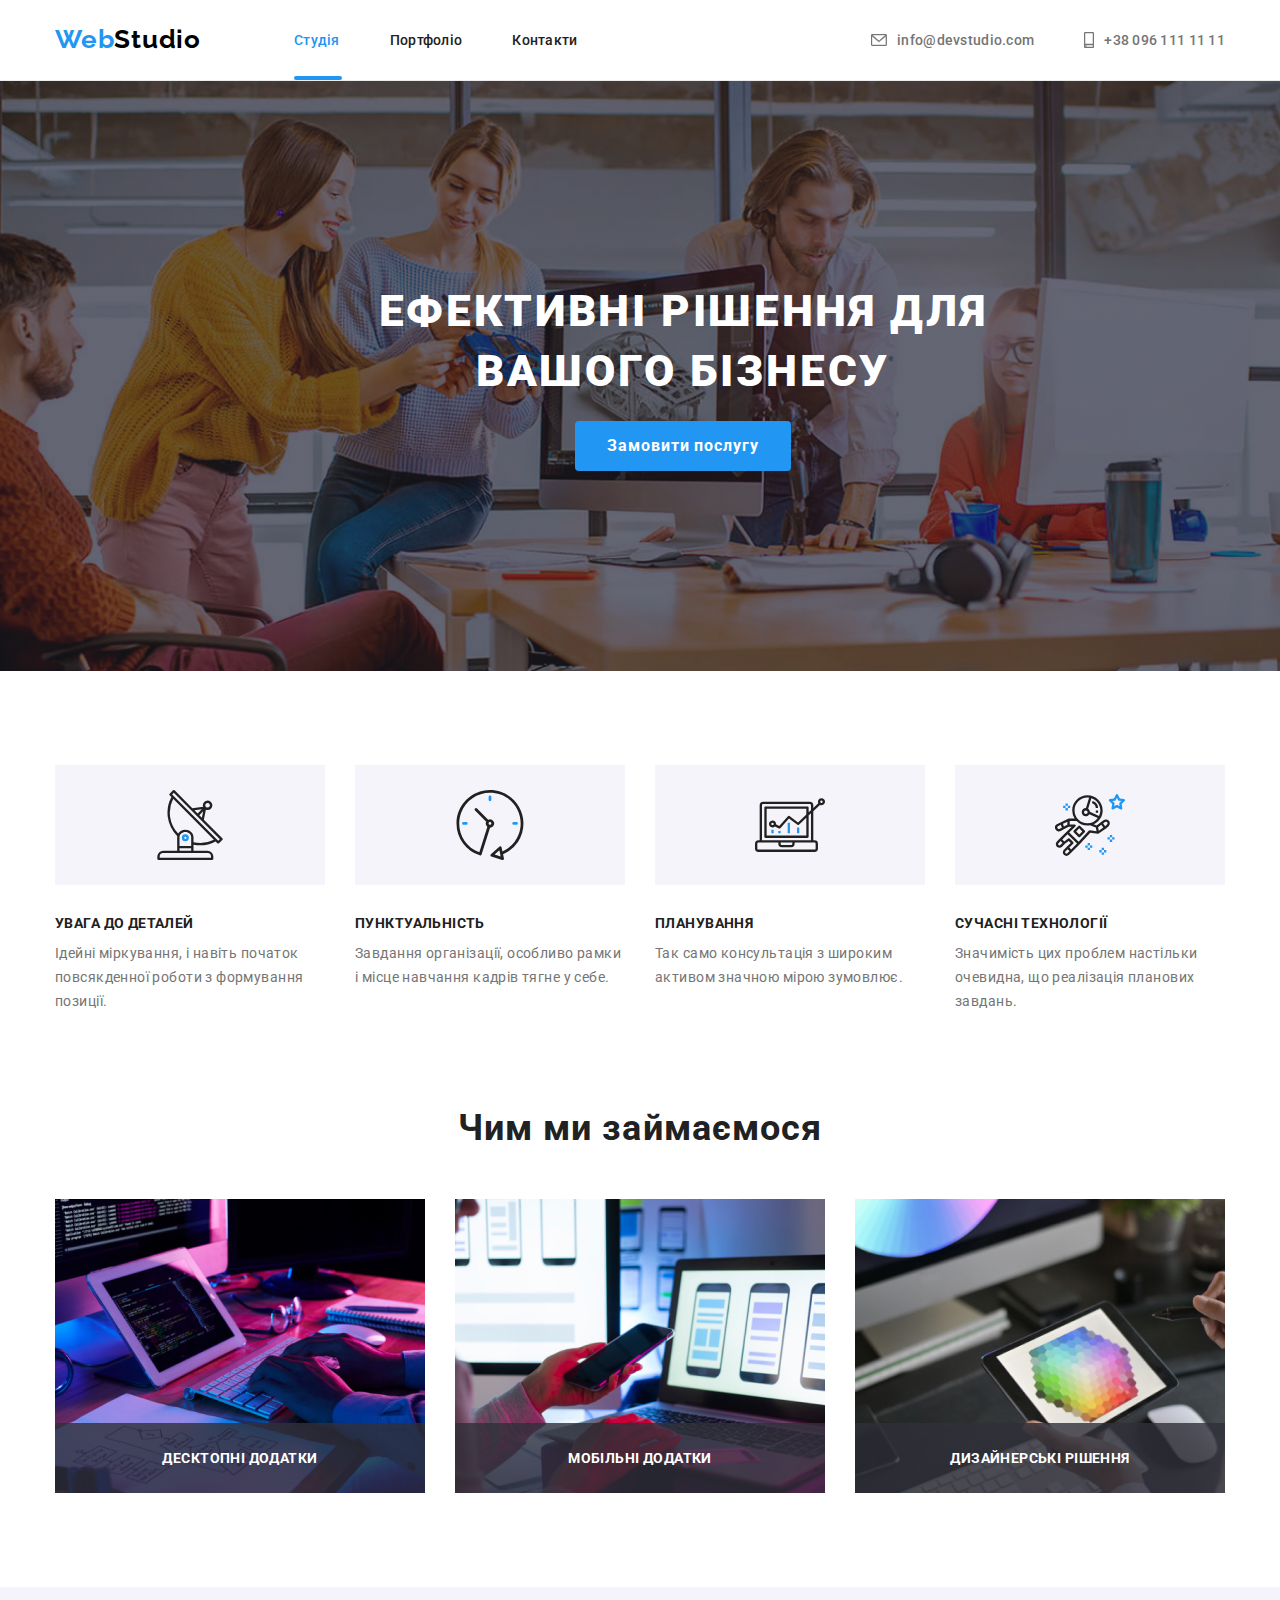
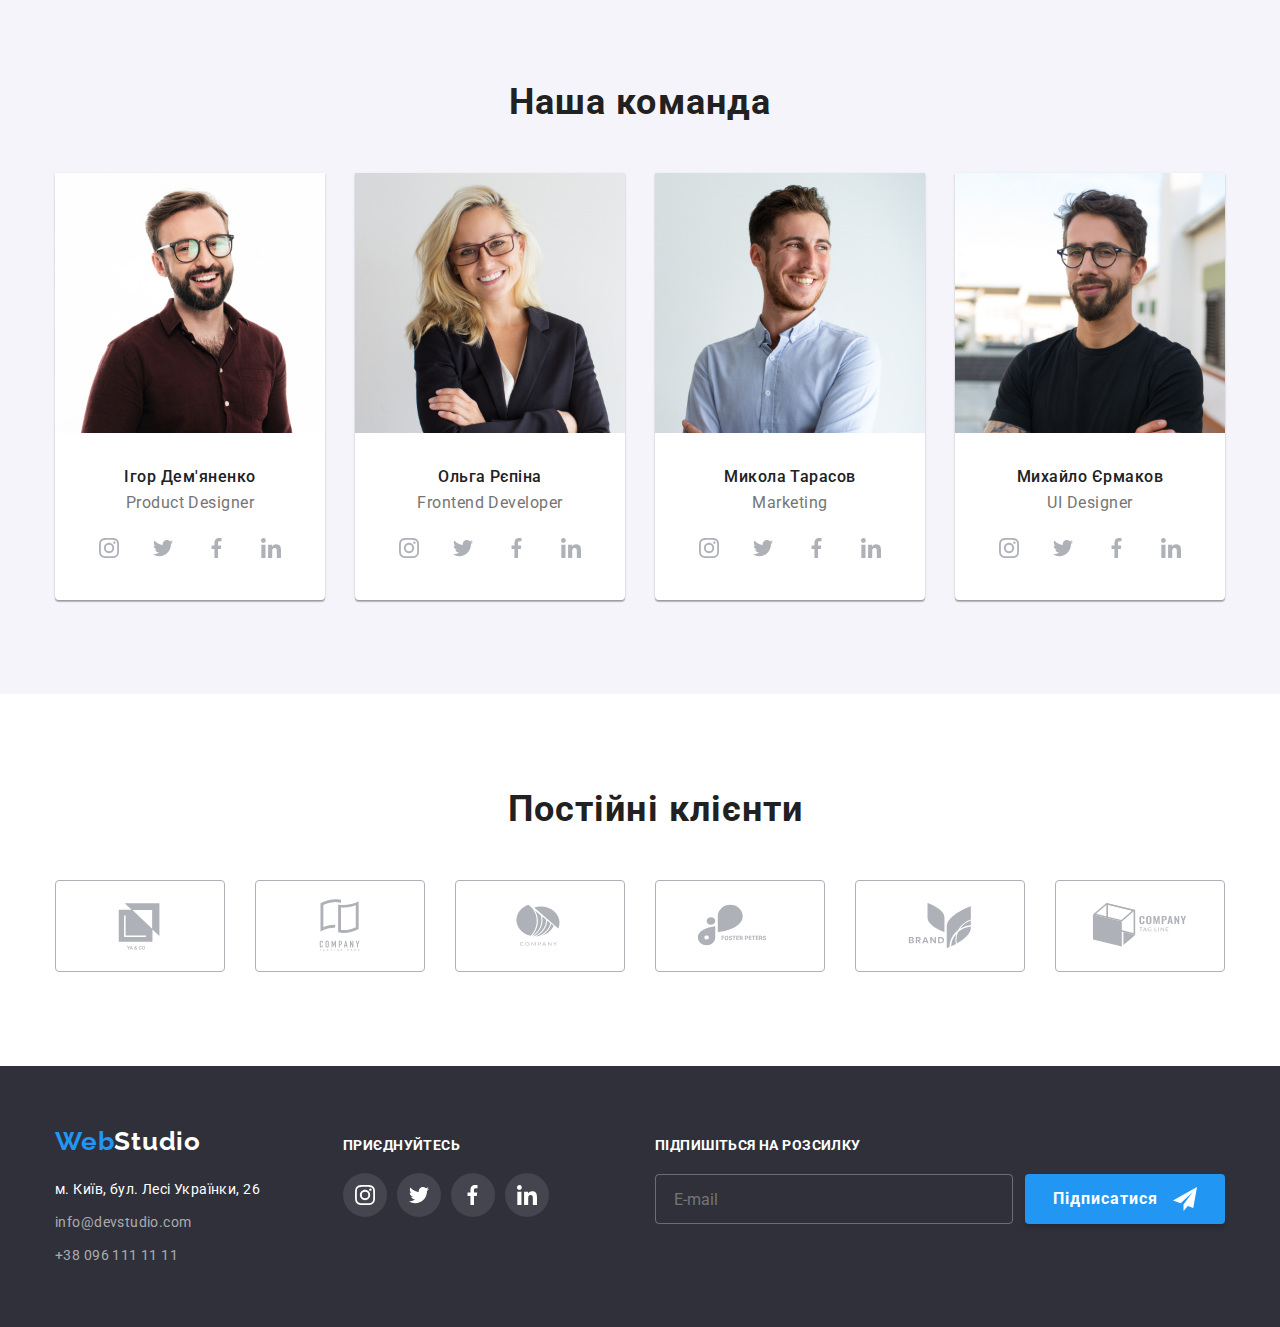
<file: index.html>
<!DOCTYPE html>
<html lang="en">
  <head>
    <meta charset="UTF-8" />
    <meta http-equiv="X-UA-Compatible" content="IE=edge" />
    <meta name="viewport" content="width=device-width, initial-scale=1.0" />
    <title>Студія</title>
    <link rel="preconnect" href="https://fonts.googleapis.com" />
    <link rel="preconnect" href="https://fonts.gstatic.com" crossorigin />
    <link
      href="https://fonts.googleapis.com/css2?family=Raleway:wght@700&family=Roboto:wght@400;500;700;900&display=swap"
      rel="stylesheet"
    />
    <link
      rel="stylesheet"
      href="https://cdnjs.cloudflare.com/ajax/libs/modern-normalize/1.1.0/modern-normalize.min.css"
    />
    <link rel="stylesheet" href="./css/styles.css" />
  </head>
  <body>
    <header class="page-header">
      <div class="container">
        <a class="logo link" href="index.html">
          Web<span class="colortext">Studio</span>
        </a>
        <nav class="header-nav">
          <ul class="header-list list">
            <li class="header-list-item">
              <a class="header-list-link link current" href="index.html"
                >Студія</a
              >
            </li>
            <li class="header-list-item">
              <a class="header-list-link link" href="portfolio.html"
                >Портфоліо</a
              >
            </li>
            <li class="header-list-item">
              <a class="header-list-link link" href="#">Контакти</a>
            </li>
          </ul>
        </nav>
        <ul class="header-kontakt-list list">
          <li class="kontakt-list-item">
            <a
              class="header-kontakt-link header-link link"
              href="mailto:info@devstudio.com"
              ><svg class="envelope-icon kontakt-icon" width="16" height="12">
                <use href="./images/icons.svg#icon-envelope"></use></svg
              ><span>info@devstudio.com</span></a
            >
          </li>
          <li class="kontakt-list-item">
            <a
              class="header-kontakt-link header-link link"
              href="tel:+380961111111"
              ><svg class="smartphone-icon kontakt-icon" width="10" height="16">
                <use href="./images/icons.svg#icon-smartphone"></use></svg
              ><span>+38 096 111 11 11</span></a
            >
          </li>
        </ul>
      </div>
    </header>
    <main>
      <section class="hero">
        <div class="container">
          <div class="hero-description">
            <h1 class="hero-title">Ефективні рішення для вашого бізнесу</h1>
            <button class="hero-button" type="button" data-modal-open>
              Замовити послугу
            </button>
          </div>
        </div>
      </section>
      <section class="peculiarities">
        <div class="container">
          <h2 class="visually-hidden">Особливості</h2>
          <ul class="peculiarities-list list">
            <li class="peculiarities-list-item list">
              <a class="link-peculiarities">
                <svg
                  class="antenna-icon peculiarities-icon"
                  width="70"
                  height="70"
                >
                  <use href="./images/icons.svg#icon-antenna"></use>
                </svg>
              </a>
              <h3 class="peculiarities-title">УВАГА ДО ДЕТАЛЕЙ</h3>
              <p class="peculiarities-text">
                Ідейні міркування, і навіть початок повсякденної роботи з
                формування позиції.
              </p>
            </li>
            <li class="peculiarities-list-item list">
              <a class="link-peculiarities">
                <svg
                  class="clock-icon peculiarities-icon"
                  width="70"
                  height="70"
                >
                  <use href="./images/icons.svg#icon-clock"></use>
                </svg>
              </a>
              <h3 class="peculiarities-title">ПУНКТУАЛЬНІСТЬ</h3>
              <p class="peculiarities-text">
                Завдання організації, особливо рамки і місце навчання кадрів
                тягне у себе.
              </p>
            </li>
            <li class="peculiarities-list-item list">
              <a class="link-peculiarities">
                <svg
                  class="diagram-icon peculiarities-icon"
                  width="70"
                  height="70"
                >
                  <use href="./images/icons.svg#icon-diagram"></use>
                </svg>
              </a>
              <h3 class="peculiarities-title">ПЛАНУВАННЯ</h3>
              <p class="peculiarities-text">
                Так само консультація з широким активом значною мірою зумовлює.
              </p>
            </li>
            <li class="peculiarities-list-item list">
              <a class="link-peculiarities">
                <svg
                  class="astronaut-icon peculiarities-icon"
                  width="70"
                  height="70"
                >
                  <use href="./images/icons.svg#icon-astronaut"></use>
                </svg>
              </a>
              <h3 class="peculiarities-title">СУЧАСНІ ТЕХНОЛОГІЇ</h3>
              <p class="peculiarities-text">
                Значимість цих проблем настільки очевидна, що реалізація
                планових завдань.
              </p>
            </li>
          </ul>
        </div>
      </section>
      <section class="activity">
        <div class="container">
          <h2 class="activity-title">Чим ми займаємося</h2>
          <ul class="activity-list list">
            <li class="activity-list-item list">
              <div class="activity-thumb">
                <img
                  class="activity-img"
                  src="./images/box-1.jpg"
                  alt="Людина працює за ПК"
                  width="370"
                />
                <h3 class="activity-title-second">Десктопні додатки</h3>
              </div>
            </li>
            <li class="activity-list-item list">
              <div class="activity-thumb">
                <img
                  class="activity-img"
                  src="./images/box-2.jpg"
                  alt="Людина працює за телефоном і ПК"
                  width="370"
                />
                <h3 class="activity-title-second">Мобільні додатки</h3>
              </div>
            </li>
            <li class="activity-list-item list">
              <div class="activity-thumb">
                <img
                  class="activity-img"
                  src="./images/box-3.jpg"
                  alt="Людина працює за планшетом"
                  width="370"
                />
                <h3 class="activity-title-second">Дизайнерські рішення</h3>
              </div>
            </li>
          </ul>
        </div>
      </section>
      <section class="team">
        <div class="container">
          <h2 class="team-title">Наша команда</h2>
          <ul class="team-list list">
            <li class="team-list-item list">
              <img
                class="team-img"
                src="./images/img.jpg"
                alt="Працівник студії №1"
                width="270"
              />
              <h3 class="team-secondary-title">Ігор Дем'яненко</h3>
              <p class="team-text">Product Designer</p>
              <ul class="social-list">
                <li class="social-item list">
                  <a href="" class="social-link link"
                    ><svg class="twitter-icon team-icon" width="20" height="20">
                      <use href="./images/icons.svg#icon-instagram"></use></svg
                  ></a>
                </li>
                <li class="social-item list">
                  <a href="" class="social-link link"
                    ><svg
                      class="facebook-icon team-icon"
                      width="20"
                      height="20"
                    >
                      <use href="./images/icons.svg#icon-twitter"></use></svg
                  ></a>
                </li>
                <li class="social-item list">
                  <a href="" class="social-link link"
                    ><svg class="ins-icon team-icon" width="20" height="20">
                      <use href="./images/icons.svg#icon-facebook"></use></svg
                  ></a>
                </li>
                <li class="social-item list">
                  <a href="" class="social-link link"
                    ><svg
                      class="linkedin-icon team-icon"
                      width="20"
                      height="20"
                    >
                      <use href="./images/icons.svg#icon-linkedin"></use></svg
                  ></a>
                </li>
              </ul>
            </li>
            <li class="team-list-item list">
              <img
                class="team-img"
                src="./images/g.jpg"
                alt="Працівник студії №2"
                width="270"
              />
              <h3 class="team-secondary-title">Ольга Рєпіна</h3>
              <p class="team-text">Frontend Developer</p>
              <ul class="social-list">
                <li class="social-item list">
                  <a href="" class="social-link link"
                    ><svg class="twitter-icon team-icon" width="20" height="20">
                      <use href="./images/icons.svg#icon-instagram"></use></svg
                  ></a>
                </li>
                <li class="social-item list">
                  <a href="" class="social-link link"
                    ><svg
                      class="facebook-icon team-icon"
                      width="20"
                      height="20"
                    >
                      <use href="./images/icons.svg#icon-twitter"></use></svg
                  ></a>
                </li>
                <li class="social-item list">
                  <a href="" class="social-link link"
                    ><svg class="ins-icon team-icon" width="20" height="20">
                      <use href="./images/icons.svg#icon-facebook"></use></svg
                  ></a>
                </li>
                <li class="social-item list">
                  <a href="" class="social-link link"
                    ><svg
                      class="linkedin-icon team-icon"
                      width="20"
                      height="20"
                    >
                      <use href="./images/icons.svg#icon-linkedin"></use></svg
                  ></a>
                </li>
              </ul>
            </li>
            <li class="team-list-item list">
              <img
                class="team-img"
                src="./images/h.jpg"
                alt="Працівник студії №3"
                width="270"
              />
              <h3 class="team-secondary-title">Микола Тарасов</h3>
              <p class="team-text">Marketing</p>
              <ul class="social-list">
                <li class="social-item list">
                  <a href="" class="social-link link"
                    ><svg class="twitter-icon team-icon" width="20" height="20">
                      <use href="./images/icons.svg#icon-instagram"></use></svg
                  ></a>
                </li>
                <li class="social-item list">
                  <a href="" class="social-link link"
                    ><svg
                      class="facebook-icon team-icon"
                      width="20"
                      height="20"
                    >
                      <use href="./images/icons.svg#icon-twitter"></use></svg
                  ></a>
                </li>
                <li class="social-item list">
                  <a href="" class="social-link link"
                    ><svg class="ins-icon team-icon" width="20" height="20">
                      <use href="./images/icons.svg#icon-facebook"></use></svg
                  ></a>
                </li>
                <li class="social-item list">
                  <a href="" class="social-link link"
                    ><svg
                      class="linkedin-icon team-icon"
                      width="20"
                      height="20"
                    >
                      <use href="./images/icons.svg#icon-linkedin"></use></svg
                  ></a>
                </li>
              </ul>
            </li>
            <li class="team-list-item list">
              <img
                class="team-img"
                src="./images/j.jpg"
                alt="Працівник студії №4"
                width="270"
              />
              <h3 class="team-secondary-title">Михайло Єрмаков</h3>
              <p class="team-text">UI Designer</p>
              <ul class="social-list">
                <li class="social-item list">
                  <a href="" class="social-link link"
                    ><svg class="twitter-icon team-icon" width="20" height="20">
                      <use href="./images/icons.svg#icon-instagram"></use></svg
                  ></a>
                </li>
                <li class="social-item list">
                  <a href="" class="social-link link"
                    ><svg
                      class="facebook-icon team-icon"
                      width="20"
                      height="20"
                    >
                      <use href="./images/icons.svg#icon-twitter"></use></svg
                  ></a>
                </li>
                <li class="social-item list">
                  <a href="" class="social-link link"
                    ><svg
                      class="instagram-icon team-icon"
                      width="20"
                      height="20"
                    >
                      <use href="./images/icons.svg#icon-facebook"></use></svg
                  ></a>
                </li>
                <li class="social-item list">
                  <a href="" class="social-link link"
                    ><svg
                      class="linkedin-icon team-icon"
                      width="20"
                      height="20"
                    >
                      <use href="./images/icons.svg#icon-linkedin"></use></svg
                  ></a>
                </li>
              </ul>
            </li>
          </ul>
        </div>
      </section>
      <section class="сlients">
        <div class="container">
          <h2 class="title-clients">Постійні клієнти</h2>
          <ul class="list-clients">
            <li class="item-clients list">
              <a href="" class="clients-link link">
                <svg class="ya&co-icon clients-icon" width="106" height="60">
                  <use href="./images/icons.svg#icon-yaco"></use>
                </svg>
              </a>
            </li>
            <li class="item-clients list">
              <a href="" class="clients-link link">
                <svg class="tagline-icon clients-icon" width="106" height="60">
                  <use href="./images/icons.svg#icon-tagline"></use></svg
              ></a>
            </li>

            <li class="item-clients list">
              <a href="" class="clients-link link">
                <svg class="company-icon clients-icon" width="106" height="60">
                  <use href="./images/icons.svg#icon-company"></use></svg
              ></a>
            </li>
            <li class="item-clients list">
              <a href="" class="clients-link link">
                <svg class="foster-icon clients-icon" width="106" height="60">
                  <use href="./images/icons.svg#icon-foster"></use></svg
              ></a>
            </li>

            <li class="item-clients list">
              <a href="" class="clients-link link">
                <svg class="brand-icon clients-icon" width="106" height="60">
                  <use href="./images/icons.svg#icon-brand"></use></svg
              ></a>
            </li>

            <li class="item-clients list">
              <a href="" class="clients-link link">
                <svg
                  class="tagline-second-icon clients-icon"
                  width="106"
                  height="60"
                >
                  <use href="./images/icons.svg#icon-tagline-second"></use></svg
              ></a>
            </li>
          </ul>
        </div>
      </section>
    </main>
    <footer class="page-footer">
      <div class="container">
        <div class="container-footer">
          <div class="address-footer">
            <a href="index.html" class="logo-second link">
              Web<span class="colortext-footer">Studio</span>
            </a>
            <address class="address-nav">
              <ul class="address-list list">
                <li class="address-list-item list">
                  <a
                    class="address-link link"
                    href="https://goo.gl/maps/Njcj9idbypsD7Gdb8"
                    target="_blank"
                    rel="noopener noreferrer nofollow"
                    >м. Київ, бул. Лесі Українки, 26</a
                  >
                </li>
                <li class="address-list-item list">
                  <a class="mail-tel-link link" href="mailto:info@devstudio.com"
                    >info@devstudio.com</a
                  >
                </li>
                <li class="address-list-item list">
                  <a class="mail-tel-link link" href="tel:+380961111111"
                    >+38 096 111 11 11</a
                  >
                </li>
              </ul>
            </address>
          </div>
          <div class="join">
            <h2 class="title-join">ПРИЄДНУЙТЕСЬ</h2>
            <ul class="social-list-second">
              <li class="social-item list">
                <a href="" class="social-link-second link"
                  ><svg class="twitter-icon join-icon" width="20" height="20">
                    <use href="./images/icons.svg#icon-instagram"></use></svg
                ></a>
              </li>
              <li class="social-item list">
                <a href="" class="social-link-second link"
                  ><svg class="facebook-icon join-icon" width="20" height="20">
                    <use href="./images/icons.svg#icon-twitter"></use></svg
                ></a>
              </li>
              <li class="social-item list">
                <a href="" class="social-link-second link"
                  ><svg class="ins-icon join-icon" width="20" height="20">
                    <use href="./images/icons.svg#icon-facebook"></use></svg
                ></a>
              </li>
              <li class="social-item list">
                <a href="" class="social-link-second link"
                  ><svg class="linkedin-icon join-icon" width="20" height="20">
                    <use href="./images/icons.svg#icon-linkedin"></use></svg
                ></a>
              </li>
            </ul>
          </div>
          <div class="follow">
            <form name="follow-form" class="follow-form">
              <label for="user-mail" class="email-label"
                >Підпишіться на розсилку</label
              >
              <div class="input-button">
                <input
                  type="email"
                  name="user-mail-follow"
                  class="email-input"
                  placeholder="E-mail"
                />
                <button type="submit" class="button-follow">Підписатися</button
                ><svg class="telegram-icon" width="24" height="24">
                  <use href="./images/icons.svg#icon-telegram"></use>
                </svg>
              </div>
            </form>
          </div>
        </div>
      </div>
    </footer>
    <div class="modal-backdrop is-hidden" data-modal>
      <div class="modal">
        <button class="close-sign-button" data-modal-close>
          <svg class="icon-x" width="11" height="11">
            <use href="./images/icons.svg#icon-x"></use>
          </svg>
        </button>
        <p class="text-form">Залиште свої дані, ми вам передзвонимо</p>
        <form>
          <div class="input-line">
            <label for="user-name" class="modal-label">Ім'я</label>
            <div class="input-wrapper">
              <input
                name="user-name"
                id="user-name"
                type="text"
                class="modal-input"
                required
              />
              <svg class="input-icon" width="12" height="12">
                <use href="./images/icons.svg#icon-person"></use>
              </svg>
            </div>
          </div>
          <div class="input-line">
            <label for="user-tel" class="modal-label">Телефон</label>
            <div class="input-wrapper">
              <input
                name="user-tel"
                id="user-tel"
                type="tel"
                class="modal-input"
                required
              />
              <svg class="input-icon" width="13" height="13">
                <use href="./images/icons.svg#icon-phone"></use>
              </svg>
            </div>
          </div>
          <div class="input-line">
            <label for="user-mail" class="modal-label">Пошта</label>
            <div class="input-wrapper">
              <input
                name="user-mail"
                id="user-mail"
                type="email"
                class="modal-input"
              />
              <svg class="input-icon" width="15" height="12">
                <use href="./images/icons.svg#icon-mail"></use>
              </svg>
            </div>
          </div>
          <label for="user-text" class="modal-label">Коментар</label>
          <textarea
            name="user-text"
            id="user-text"
            class="modal-textarea"
            placeholder="Введіть текст"
          ></textarea>
          <div class="input-line check-line">
            <input
              id="checkbox-agree"
              value="agree"
              name="checkbox-agree"
              type="checkbox"
              class="visually-hidden"
            />
            <label for="checkbox-agree" class="checkbox-agree">
              <span class="icon-wrapper">
                <svg class="agree-icon" width="11" height="8">
                  <use href="./images/icons.svg#icon-check-mark"></use>
                </svg>
              </span>
              Погоджуюся з розсилкою та приймаю &nbsp;<a
                href=""
                class="terms-link"
                >Умови договору</a
              ></label
            >
          </div>
          <button type="submit" class="button-modal">Відправити</button>
        </form>
      </div>
    </div>
    <script src="./js/modal.js"></script>
  </body>
</html>
</file>
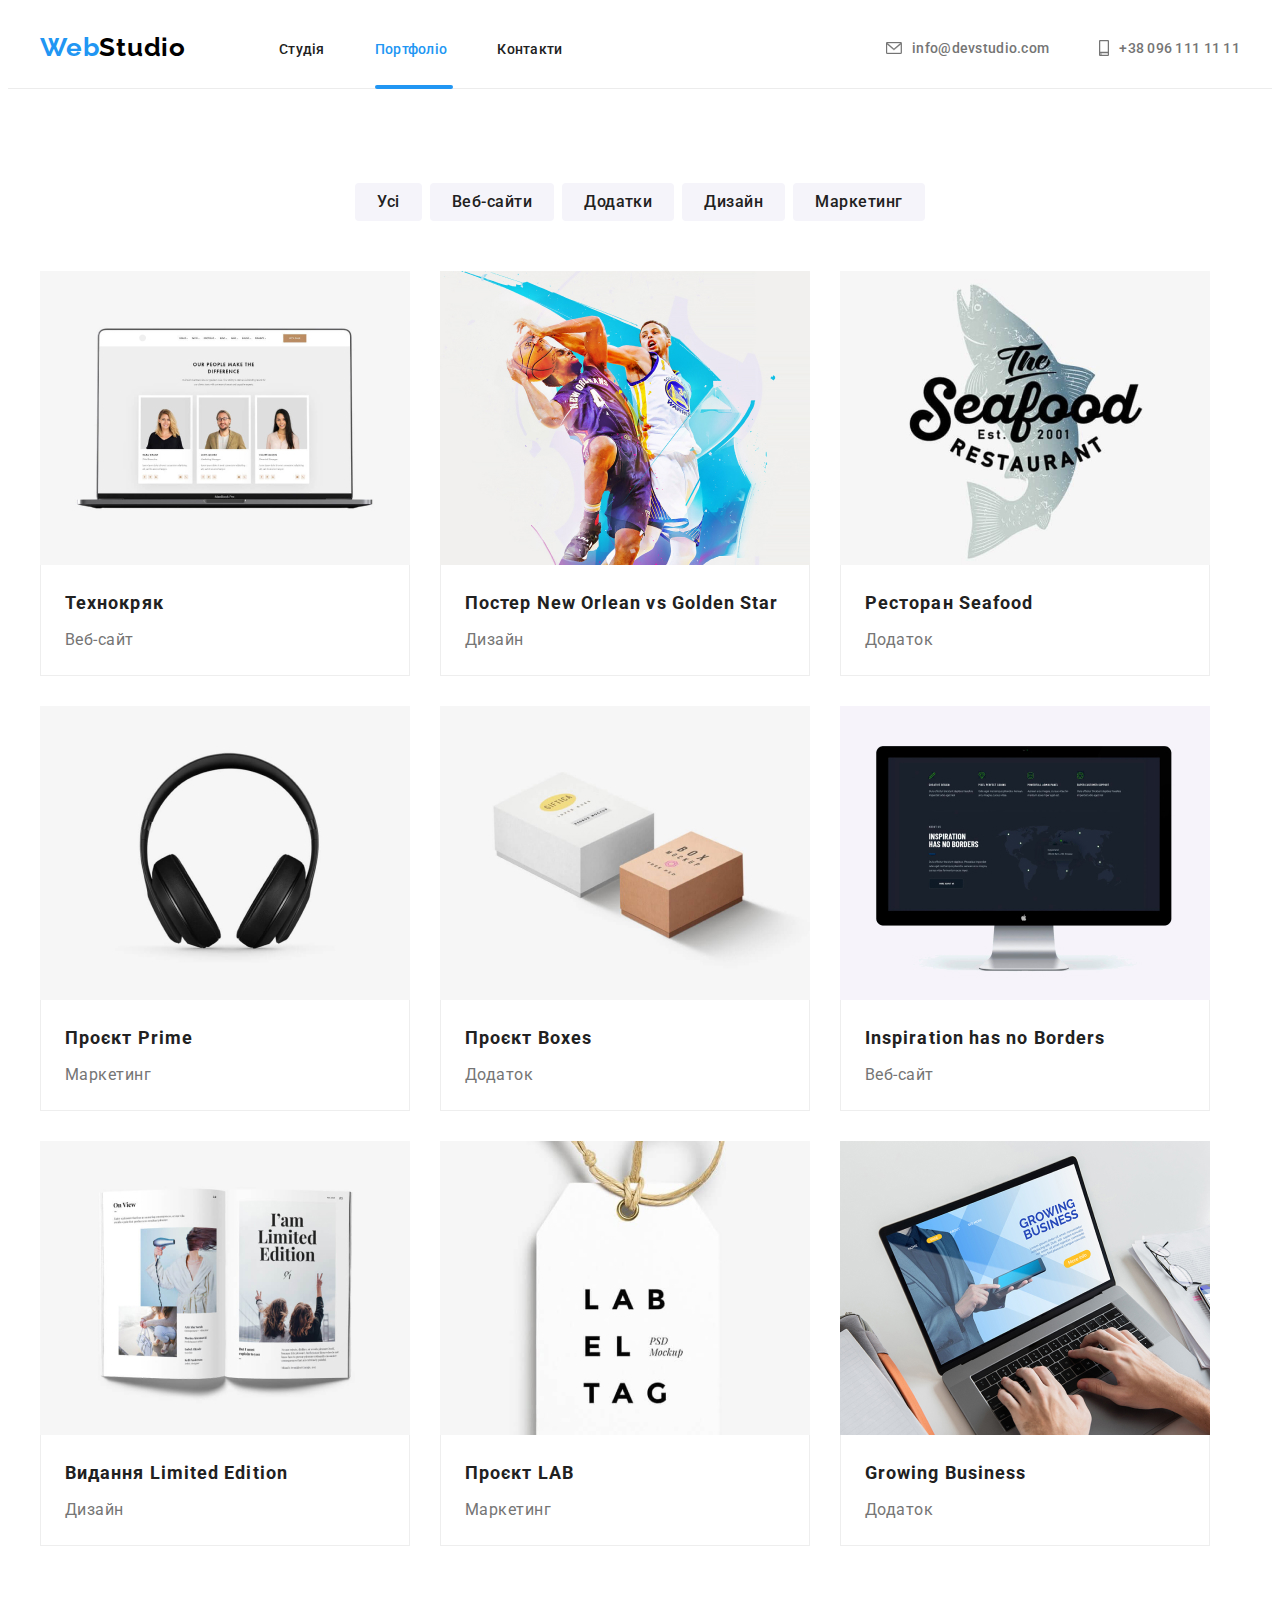
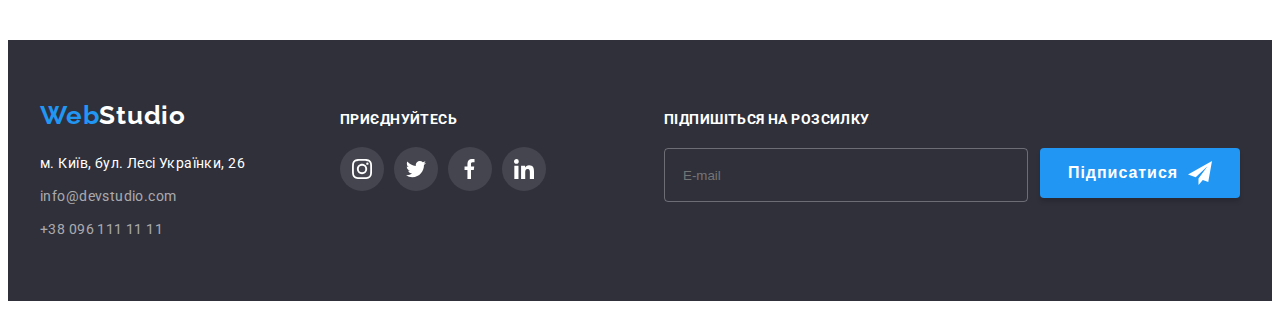
<file: portfolio.html>
<!DOCTYPE html>
<html lang="en">
<head>
    <meta charset="UTF-8" />
    <meta http-equiv="X-UA-Compatible" content="IE=edge" />
    <meta name="viewport" content="width=device-width, initial-scale=1.0" />
    <title>Портфоліо</title>
    <link rel="preconnect" href="https://fonts.googleapis.com">
    <link rel="preconnect" href="https://fonts.gstatic.com" crossorigin>
    <link
        href="https://fonts.googleapis.com/css2?family=Raleway:wght@700&family=Roboto:wght@400;500;700;900&display=swap"
        rel="stylesheet">
    <link rel="stylesheet" href="./css/styles.css">
</head>
        <header class="page-header">
      <div class="container">
        <a class="logo link" href="index.html">
          Web<span class="colortext">Studio</span>
        </a>
        <nav class="header-nav">
          <ul class="header-list list">
            <li class="header-list-item">
              <a class="header-list-link link" href="index.html"
                >Студія</a
              >
            </li>
            <li class="header-list-item">
              <a class="header-list-link link current-second" href="portfolio.html"
                >Портфоліо</a
              >
            </li>
            <li class="header-list-item">
              <a class="header-list-link link" href="#">Контакти</a>
            </li>
          </ul>
        </nav>
        <ul class="header-kontakt-list list">
          <li class="kontakt-list-item">
            <a
              class="header-kontakt-link header-link link"
              href="mailto:info@devstudio.com"
              ><svg class="envelope-icon kontakt-icon" width="16" height="12">
                <use href="./images/icons.svg#icon-envelope"></use></svg
              ><span>info@devstudio.com</span></a
            >
          </li>
          <li class="kontakt-list-item">
            <a
              class="header-kontakt-link header-link link"
              href="tel:+380961111111"
              ><svg class="smartphone-icon kontakt-icon" width="10" height="16">
                <use href="./images/icons.svg#icon-smartphone"></use></svg
              ><span>+38 096 111 11 11</span></a
            >
          </li>
        </ul>
      </div>
    </header>
        <main>
            <section class="hero-portfolio">
                <div class="container"><h1 class="visually-hidden">Вибір бажаного</h1>
                <ul class="hero-nav list">
                    <li class="hero-nav-item list">
                        <button class="nav-button-second" type="button">Усі</button>
                    </li>
<li class="hero-nav-item list">
    <button class="nav-button-second" type="button">Веб-сайти</button>
</li>
<li class="hero-nav-item list">
    <button class="nav-button-second" type="button">Додатки</button>
</li>
<li class="hero-nav-item list">
    <button class="nav-button-second" type="button">Дизайн</button>
</li>
<li class="hero-nav-item list">
    <button class="nav-button-second" type="button">Маркетинг</button>
</li>
                </ul>
<ul class="cards-list list">
<li class="cards-list-item list">
<a href="" class="cards-list-item-link link" ><div class="img-wrapper"><img class="cards-img" src="./images/q.jpg" alt="Ноутбук" width="370">
<div class="cards-description">Ресурс пропонує комплексні пропозиції з різним рівнем функціоналу та сервісів. Все це дозволить відвідувачу отримати вичерпні відомості про компанію чи приватну особу.</div></div><div class="container-border"><h2 class="cards-title">Технокряк</h2>
<p class="cards-text">Веб-сайт</p></div>
</a>
</li>
<li class="cards-list-item list">
<a class="cards-list-item-link link" href=""><div class="img-wrapper"><img class="cards-img" src="./images/w.jpg" alt="Баскетбол" width="370"><div class="cards-description">Ресурс пропонує комплексні пропозиції з різним рівнем функціоналу та сервісів. Все це дозволить відвідувачу отримати вичерпні відомості про компанію чи приватну особу.</div></div>
<div class="container-border"><h2 class="cards-title">Постер New Orlean vs Golden Star</h2>
<p class="cards-text">Дизайн</p></div>
</a>
</li>
<li class="cards-list-item list">
<a class="cards-list-item-link link" href=""><div class="img-wrapper"><img class="cards-img" src="./images/e.jpg" alt="Логотип ресторану" width="370"><div class="cards-description">Ресурс пропонує комплексні пропозиції з різним рівнем функціоналу та сервісів. Все це дозволить відвідувачу отримати вичерпні відомості про компанію чи приватну особу.</div></div>
<div class="container-border"><h2 class="cards-title">Ресторан Seafood</h2>
<p class="cards-text">Додаток</p></div>
</a>
</li>
<li class="cards-list-item list">
<a class="cards-list-item-link link" href=""><div class="img-wrapper"><img class="cards-img" src="./images/r.jpg" alt="Навушники" width="370"><div class="cards-description">Ресурс пропонує комплексні пропозиції з різним рівнем функціоналу та сервісів. Все це дозволить відвідувачу отримати вичерпні відомості про компанію чи приватну особу.</div></div>
<div class="container-border"><h2 class="cards-title">Проєкт Prime</h2>
<p class="cards-text">Маркетинг</p></div>
</a>
</li>
</li>
<li class="cards-list-item list">
<a class="cards-list-item-link link" href=""><div class="img-wrapper"><img class="cards-img" src="./images/t.jpg" alt="Ящики" width="370"><div class="cards-description">Ресурс пропонує комплексні пропозиції з різним рівнем функціоналу та сервісів. Все це дозволить відвідувачу отримати вичерпні відомості про компанію чи приватну особу.</div></div>
<div class="container-border"><h2 class="cards-title">Проєкт Boxes</h2>
<p class="cards-text">Додаток</p></div>
</a>
</li>
<li class="cards-list-item list">
<a class="cards-list-item-link link" href=""><div class="img-wrapper"><img class="cards-img" src="./images/y.jpg" alt="Монітор" width="370"><div class="cards-description">Ресурс пропонує комплексні пропозиції з різним рівнем функціоналу та сервісів. Все це дозволить відвідувачу отримати вичерпні відомості про компанію чи приватну особу.</div></div>
<div class="container-border"><h2 class="cards-title">Inspiration has no Borders</h2>
<p class="cards-text">Веб-сайт</p></div>
</a>
</li>
<li class="cards-list-item list">
<a class="cards-list-item-link link" href=""><div class="img-wrapper"><img class="cards-img" src="./images/i.jpg" alt="Книга" width="370"><div class="cards-description">Ресурс пропонує комплексні пропозиції з різним рівнем функціоналу та сервісів. Все це дозволить відвідувачу отримати вичерпні відомості про компанію чи приватну особу.</div></div>
<div class="container-border"><h2 class="cards-title">Видання Limited Edition</h2>
<p class="cards-text">Дизайн</p></div>
</a>
</li>
<li class="cards-list-item list">
<a class="cards-list-item-link link" href=""><div class="img-wrapper"><img class="cards-img" src="./images/o.jpg" alt="Ярлик" width="370"><div class="cards-description">Ресурс пропонує комплексні пропозиції з різним рівнем функціоналу та сервісів. Все це дозволить відвідувачу отримати вичерпні відомості про компанію чи приватну особу.</div></div>
<div class="container-border"><h2 class="cards-title">Проєкт LAB</h2>
<p class="cards-text">Маркетинг</p>
</div></a>
</li>
<li class="cards-list-item list">
<a class="cards-list-item-link link" href=""><div class="img-wrapper"><img class="cards-img" src="./images/p.jpg" alt="Людина друкує" width="370"><div class="cards-description">Ресурс пропонує комплексні пропозиції з різним рівнем функціоналу та сервісів. Все це дозволить відвідувачу отримати вичерпні відомості про компанію чи приватну особу.</div></div>
<div class="container-border"><h2 class="cards-title">Growing Business</h2>
<p class="cards-text">Додаток</p></div></a>
</li>

                    </ul></div>
                </section>
        </main>
         <footer class="page-footer">
      <div class="container">
        <div class="container-footer">
          <div class="address-footer">
            <a href="index.html" class="logo-second link">
              Web<span class="colortext-footer">Studio</span>
            </a>
            <address class="address-nav">
              <ul class="address-list list">
                <li class="address-list-item list">
                  <a
                    class="address-link link"
                    href="https://goo.gl/maps/Njcj9idbypsD7Gdb8"
                    target="_blank"
                    rel="noopener noreferrer nofollow"
                    >м. Київ, бул. Лесі Українки, 26</a
                  >
                </li>
                <li class="address-list-item list">
                  <a class="mail-tel-link link" href="mailto:info@devstudio.com"
                    >info@devstudio.com</a
                  >
                </li>
                <li class="address-list-item list">
                  <a class="mail-tel-link link" href="tel:+380961111111"
                    >+38 096 111 11 11</a
                  >
                </li>
              </ul>
            </address>
          </div>
          <div class="join">
            <h2 class="title-join">ПРИЄДНУЙТЕСЬ</h2>
            <ul class="social-list-second">
              <li class="social-item list">
                <a href="" class="social-link-second" link
                  ><svg class="twitter-icon join-icon" width="20" height="20">
                    <use href="./images/icons.svg#icon-instagram"></use></svg
                ></a>
              </li>
              <li class="social-item list">
                <a href="" class="social-link-second" link
                  ><svg class="facebook-icon join-icon" width="20" height="20">
                    <use href="./images/icons.svg#icon-twitter"></use></svg
                ></a>
              </li>
              <li class="social-item list">
                <a href="" class="social-link-second" link
                  ><svg class="ins-icon join-icon" width="20" height="20">
                    <use href="./images/icons.svg#icon-facebook"></use></svg
                ></a>
              </li>
              <li class="social-item list">
                <a href="" class="social-link-second" link
                  ><svg class="linkedin-icon join-icon" width="20" height="20">
                    <use href="./images/icons.svg#icon-linkedin"></use></svg
                ></a>
              </li>
            </ul>
          </div>
          <div class="follow">
            <form name="follow-form" class="follow-form">
              <label for="user-mail" class="email-label">Підпишіться на розсилку</label>
            <div class="input-button"><input
              type="email"
              name="user-mail"
              class="email-input"
              placeholder="E-mail"
            />
            <button type="submit" class="button-follow">Підписатися</button><svg class="telegram-icon" width="24" height="24">
                    <use href="./images/icons.svg#icon-telegram"></use></svg
                ></form></div></div>
          </div>
        </div>
      </div>
    </footer>
        </body>
        </html>
</file>
<file: css/styles.css>
:root {
  --main-color: #212121;
  --second-color: #2196f3;
  --third-color: #757575;
  --fourth-color: #ffffff;
  --fifth-color: #000000;
  --sixth-color: #afb1b8;
  --seventh-color: rgba(0, 0, 0, 0.12);
  --eighth-color: #f5f4fa;
  --ninth-color: #eeeeee;
  --specific-ident: 94px;
  --specific-ident-second: 50px;
  --specific-ident-third: 20px;
  --specific-ident-fourth: 4px;
  --specific-ident-fifth: 30px;
}

h1,
h2,
p {
  margin: 0;
}

body {
  font-family: "Roboto", sans-serif;
  color: var(--main-color);
  background-color: var(--fourth-color);
}

.container {
  width: 1200px;
  margin: 0 auto;
  padding: 0 15px;
}

.page-header {
  border-bottom: 1px solid #ececec;
}

.page-header .container {
  display: flex;
  align-items: center;
}

.page-footer {
  background-color: #2f303a;
  padding-bottom: 60px;
  padding-top: 60px;
  display: flex;
}

.hero {
  padding-top: 200px;
  padding-bottom: 200px;
  background-color: #c4c4c4;
  background-image: linear-gradient(
      rgba(47, 48, 58, 0.4),
      rgba(47, 48, 58, 0.4)
    ),
    url(../images/m.jpg);
  background-repeat: no-repeat;
  background-size: cover;
  background-position: center;
  margin-left: auto;
  margin-right: auto;
  max-width: 1600px;
}

.hero-description {
  padding-left: 280px;
  padding-right: var(--specific-ident-second);
}

.hero .container {
  display: flex;
}

.hero-title {
  font-weight: 900;
  font-size: 44px;
  line-height: calc(60 / 44);
  text-align: center;
  letter-spacing: 0.06em;
  text-transform: uppercase;
  color: var(--fourth-color);
  margin-bottom: var(--specific-ident-third);
  max-width: 696px;
}

.hero-button {
  font-weight: 700;
  font-size: 16px;
  line-height: calc(30 / 16);
  display: flex;
  align-items: center;
  text-align: center;
  letter-spacing: 0.06em;
  color: var(--fourth-color);
  cursor: pointer;
  padding: 10px 32px;
  border-radius: var(--specific-ident-fourth);
  border: 0;
  margin: 0 auto;
  background-color: var(--second-color);
}

.link {
  text-decoration: none;
}

.list {
  list-style: none;
  padding-left: 0;
  margin: 0;
}

.kontakt-icon {
  margin-right: 10px;
  fill: currentColor;
  stroke: currentColor;
}

.visually-hidden {
  position: absolute;
  white-space: nowrap;
  width: 1px;
  height: 1px;
  overflow: hidden;
  border: 0;
  padding: 0;
  clip: rect(0 0 0 0);
  clip-path: inset(50%);
  margin: -1px;
}

.colortext {
  color: var(--fifth-color);
}

.colortext-footer {
  color: var(--fourth-color);
}

.link.current {
  color: var(--second-color);
  position: relative;
}

.link.current::after {
  content: " ";
  position: absolute;
  width: 48px;
  height: 4px;
  left: 0;
  bottom: 0;
  background: var(--second-color);
  border-radius: 2px;
}

.link.current-second {
  color: var(--second-color);
  position: relative;
}

.link.current-second::after {
  content: " ";
  position: absolute;
  width: 78px;
  height: 4px;
  left: 0;
  bottom: 0;
  background: var(--second-color);
  border-radius: 2px;
}

.logo {
  font-family: "Raleway";
  font-weight: 700;
  font-size: 26px;
  line-height: calc(31 / 26);
  letter-spacing: 0.03em;
  color: var(--second-color);
  margin-right: 93px;
  padding-top: 24px;
  padding-bottom: 25px;
}

.logo-second {
  font-family: "Raleway";
  font-weight: 700;
  font-size: 26px;
  line-height: calc(31 / 26);
  letter-spacing: 0.03em;
  color: var(--second-color);
  display: inline-block;
  margin-bottom: var(--specific-ident-third);
}

.header-list {
  display: flex;
}

.header-list-link {
  font-weight: 500;
  font-size: 14px;
  line-height: calc(16 / 14);
  letter-spacing: 0.02em;
  color: var(--main-color);
  padding-top: 32px;
  padding-bottom: 32px;
  transition-property: color;
  transition-duration: 250ms;
  transition-timing-function: cubic-bezier(0.4, 0, 0.2, 1);
}

.header-list-link:hover {
  color: var(--second-color);
}

.header-kontakt-link {
  font-weight: 500;
  font-size: 14px;
  line-height: calc(16 / 14);
  letter-spacing: 0.02em;
  color: var(--third-color);
  padding-top: 32px;
  padding-bottom: 32px;
  display: flex;
  align-items: center;
  transition-property: color;
  transition-duration: 250ms;
  transition-timing-function: cubic-bezier(0.4, 0, 0.2, 1);
}

.header-kontakt-link:hover,
:focus {
  stroke: var(--second-color);
  color: var(--second-color);
}

.header-list-item:not(:first-child) {
  margin-left: var(--specific-ident-second);
}

.kontakt-list-item:not(:first-child) {
  margin-left: var(--specific-ident-second);
}

.header-kontakt-list {
  display: flex;
  margin-left: auto;
}

.peculiarities .container {
  display: flex;
}

.peculiarities-list {
  display: flex;
}

.peculiarities-list-item:not(:first-child) {
  margin-left: var(--specific-ident-fifth);
}

.peculiarities {
  padding: var(--specific-ident) 0;
}

.peculiarities-title {
  font-size: 14px;
  line-height: calc(16 / 14);
  letter-spacing: 0.03em;
  text-transform: uppercase;
  margin-top: 0;
  margin-bottom: 10px;
}

.peculiarities-text {
  font-size: 14px;
  line-height: calc(24 / 14);
  letter-spacing: 0.03em;
  color: var(--third-color);
}

.link-peculiarities {
  background-color: var(--eighth-color);
  height: 120px;
  width: 270px;
  display: flex;
  justify-content: center;
  margin-bottom: 30px;
  align-items: center;
}

.activity-list {
  display: flex;
}

.activity {
  padding-bottom: var(--specific-ident);
}

.activity-title {
  font-size: 36px;
  line-height: calc(42 / 36);
  text-align: center;
  letter-spacing: 0.03em;
  margin-bottom: var(--specific-ident-second);
}

.activity-list-item:not(:first-child) {
  margin-left: var(--specific-ident-fifth);
}

.activity-list-item {
  position: relative;
}

.activity-thumb {
  position: relative;
}

.activity-thumb > .activity-title-second {
  position: absolute;
  left: 0;
  bottom: 0;
  margin: 0;
  width: 370px;
  height: 70px;
  background-color: rgba(47, 48, 58, 0.8);
  font-size: 14px;
  line-height: calc(16 / 14);
  text-align: center;
  letter-spacing: 0.03em;
  text-transform: uppercase;
  color: var(--fourth-color);
  display: flex;
  align-items: center;
  justify-content: center;
}

.activity-img {
  display: block;
}

.team-list {
  display: flex;
}

.team {
  background-color: var(--eighth-color);
  padding: var(--specific-ident) 0;
}

.team-img {
  margin-bottom: var(--specific-ident-fifth);
}

.team-list-item {
  background-color: var(--fourth-color);
  border-radius: 0px 0px 4px 4px;
  box-shadow: 0px 1px 3px var(--seventh-color), 0px 1px 1px rgba(0, 0, 0, 0.14),
    0px 2px 1px rgba(0, 0, 0, 0.2);
}

.team-list-item:not(:first-child) {
  margin-left: var(--specific-ident-fifth);
}

.team-title {
  font-size: 36px;
  line-height: calc(42 / 36);
  text-align: center;
  letter-spacing: 0.03em;
  margin-bottom: var(--specific-ident-second);
}

.team-secondary-title {
  font-weight: 500;
  font-size: 16px;
  line-height: calc(19 / 16);
  letter-spacing: 0.03em;
  margin-bottom: 10px;
  margin-top: 0;
  text-align: center;
}

.team-text {
  font-size: 16px;
  line-height: calc(16 / 19);
  letter-spacing: 0.03em;
  color: var(--third-color);
  text-align: center;
  margin-bottom: 16px;
}

.team-icon {
  display: flex;
  justify-content: flex-end;
  transition-property: fill;
  transition-duration: 250ms;
  transition-timing-function: cubic-bezier(0.4, 0, 0.2, 1);
}

.address-link {
  font-style: normal;
  font-size: 14px;
  line-height: calc(24 / 14);
  letter-spacing: 0.03em;
  color: var(--fourth-color);
  transition-property: color;
  transition-duration: 250ms;
  transition-timing-function: cubic-bezier(0.4, 0, 0.2, 1);
}

.address-link:hover,
:focus {
  color: var(--second-color);
}

.mail-tel-link {
  font-style: normal;
  font-size: 14px;
  line-height: calc(24 / 14);
  letter-spacing: 0.03em;
  color: rgba(255, 255, 255, 0.6);
  transition-property: color;
  transition-duration: 250ms;
  transition-timing-function: cubic-bezier(0.4, 0, 0.2, 1);
}

.mail-tel-link:hover,
:focus {
  color: var(--second-color);
}

.hero-nav-button {
  font-family: "Roboto";
  font-weight: 500;
  font-size: 16px;
  line-height: calc(26 / 16);
  letter-spacing: 0.03em;
  color: var(--main-color);
  cursor: pointer;
  padding: 6px 25px;
  border: 0;
  border-radius: var(--specific-ident-fourth);
  transition-property: color;
  transition-duration: 250ms;
  transition-timing-function: cubic-bezier(0.4, 0, 0.2, 1);
}

.nav-button-second {
  font-family: "Roboto";
  font-weight: 500;
  font-size: 16px;
  line-height: calc(26 / 16);
  letter-spacing: 0.03em;
  color: var(--main-color);
  background-color: var(--eighth-color);
  cursor: pointer;
  padding: 6px 22px;
  border: 0;
  border-radius: var(--specific-ident-fourth);
  transition: color 250ms cubic-bezier(0.4, 0, 0.2, 1),
    background-color 250ms cubic-bezier(0.4, 0, 0.2, 1),
    box-shadow 250ms cubic-bezier(0.4, 0, 0.2, 1);
}

.hero-nav-button:hover {
  color: var(--fourth-color);
}

.nav-button-second:hover,
.nav-button-second:focus {
  color: var(--fourth-color);
  background-color: var(--second-color);
  box-shadow: 0px 3px 1px rgba(0, 0, 0, 0.1), 0px 1px 2px rgba(0, 0, 0, 0.08),
    0px 2px 2px var(--seventh-color);
}

.container-border {
  border-left: 1px solid var(--ninth-color);
  border-right: 1px solid var(--ninth-color);
  border-bottom: 1px solid var(--ninth-color);
  padding: 20px 24px;
}

.cards-title {
  font-size: 18px;
  line-height: calc(36 / 18);
  letter-spacing: 0.06em;
  margin-bottom: var(--specific-ident-fourth);
  color: var(--main-color);
}

.cards-text {
  font-size: 16px;
  line-height: calc(30 / 16);
  letter-spacing: 0.03em;
  color: var(--third-color);
}

.cards-list {
  display: flex;
  flex-wrap: wrap;
}

.cards-list-item {
  margin-bottom: var(--specific-ident-fifth);
  margin-left: var(--specific-ident-fifth);
  position: relative;
}

.cards-list-item-link {
  display: block;
  transition-property: box-shadow;
  transition-duration: 250ms;
  transition-timing-function: cubic-bezier(0.4, 0, 0.2, 1);
}

.cards-list-item-link:hover {
  box-shadow: 0px 1px 1px var(--seventh-color), 0px 4px 4px rgba(0, 0, 0, 0.06),
    1px 4px 6px rgba(0, 0, 0, 0.16);
}

.cards-list-item:nth-last-child(-n + 4) {
  margin-bottom: 0px;
}

.cards-list-item:nth-child(3n + 1) {
  margin-left: 0;
}

.cards-img {
  display: block;
}

.cards-description {
  background-color: rgba(33, 150, 243, 0.9);
  position: absolute;
  top: 0;
  left: 0;
  display: flex;
  justify-content: center;
  align-items: center;
  padding: 64px 24px;
  width: 322px;
  height: 168px;
  font-size: 18px;
  line-height: calc(28 / 18);
  letter-spacing: 0.03em;
  color: var(--fourth-color);
  transform: translateY(100%);
  transition: transform 250ms cubic-bezier(0.4, 0, 0.2, 1),
    opacity 250ms cubic-bezier(0.4, 0, 0.2, 1);
}

.cards-list-item-link:hover .cards-description {
  transform: translateY(0);
}

.cards-list-item-link:focus .cards-description {
  transform: translateY(0);
}

.img-wrapper {
  position: relative;
  overflow: hidden;
}

.hero-nav {
  display: flex;
  margin-bottom: var(--specific-ident-second);
  justify-content: center;
}

.address-list-item {
  margin-bottom: 9px;
}

.address-list-item:last-child {
  margin-bottom: 0;
}

.hero-portfolio {
  padding: var(--specific-ident) 0;
  display: flex;
}

.hero-nav-item:not(:first-child) {
  margin-left: 8px;
}

.social-list {
  display: flex;
  padding-bottom: 30px;
  padding-left: 32px;
  padding-right: 32px;
}

.social-item {
  width: 44px;
  height: 44px;
  border-radius: 50%;
}

.social-item:not(:last-child) {
  margin-right: 10px;
}

.social-link {
  width: 100%;
  height: 100%;
  display: flex;
  align-items: center;
  justify-content: center;
  border-radius: 50%;
  background-color: rgba(255, 255, 255, 0.1);
  color: var(--sixth-color);
  transition-property: background-color;
  transition-duration: 250ms;
  transition-timing-function: cubic-bezier(0.4, 0, 0.2, 1);
}

.social-link:hover .team-icon {
  fill: var(--fourth-color);
}

.social-link:focus .team-icon {
  fill: var(--fourth-color);
}

.social-link:hover {
  background-color: var(--second-color);
}

.social-link:focus {
  background-color: var(--second-color);
}

.сlients {
  padding: var(--specific-ident) 0;
}

.title-clients {
  font-weight: 700;
  font-size: 36px;
  line-height: calc(42 / 36);
  text-align: center;
  letter-spacing: 0.03em;
  color: var(--main-color);
  display: flex;
  padding-left: 453px;
}

.list-clients {
  display: flex;
  justify-content: center;
  margin-top: var(--specific-ident-second);
  margin-bottom: 0;
  padding-left: 0;
}

.item-clients {
  width: 170px;
  height: 92px;
  border-radius: 4px;
  display: flex;
  justify-content: center;
}

.item-clients:not(:last-child) {
  margin-right: 30px;
}

.list-clients .clients-link {
  width: 100%;
  height: 100%;
  display: flex;
  align-items: center;
  justify-content: center;
  border-radius: 4px;
  background-color: var(--fourth-color);
  color: var(--sixth-color);
  border: 1px solid var(--sixth-color);
  transition-property: border;
  transition-duration: 250ms;
  transition-timing-function: cubic-bezier(0.4, 0, 0.2, 1);
}

.list-clients .clients-link:hover .clients-icon {
  fill: var(--second-color);
}

.list-clients .clients-link:hover {
  border: 1px solid var(--second-color);
}

.list-clients .clients-icon {
  fill: currentColor;
  transition-property: fill;
  transition-duration: 250ms;
  transition-timing-function: cubic-bezier(0.4, 0, 0.2, 1);
}

.container-footer {
  display: flex;
  align-items: baseline;
  justify-content: space-between;
}

.join {
  margin-left: 70px;
}

.title-join {
  font-size: 14px;
  line-height: calc(16 / 14);
  letter-spacing: 0.03em;
  text-transform: uppercase;
  color: var(--fourth-color);
  margin-bottom: 20px;
}

.team-icon {
  fill: currentColor;
}

.social-list-second {
  display: flex;
  padding-left: 0;
  margin: 0;
}

.social-link-second {
  width: 100%;
  height: 100%;
  display: flex;
  align-items: center;
  justify-content: center;
  border-radius: 50%;
  background-color: rgba(255, 255, 255, 0.1);
  color: var(--fourth-color);
  transition-property: background-color;
  transition-duration: 250ms;
  transition-timing-function: cubic-bezier(0.4, 0, 0.2, 1);
}

.join-icon {
  fill: currentColor;
}

.social-link-second:hover {
  background-color: var(--second-color);
}

.social-link-second:focus {
  background-color: var(--second-color);
}

.modal-backdrop {
  position: fixed;
  top: 0;
  bottom: 0;
  left: 0;
  right: 0;
  background-color: rgba(0, 0, 0, 0.2);
  transition: opacity 500ms, visibility 500ms;
}

.modal-backdrop.is-hidden .modal {
  transform: rotate(-180deg);
}

.modal {
  width: 528px;
  position: absolute;
  top: 50%;
  left: 50%;
  transform: translate(-50%, -50%) rotate(0);
  transition: transform 500ms linear;
  background-color: var(--fourth-color);
  box-shadow: 0px 1px 3px var(--seventh-color), 0px 1px 1px rgba(0, 0, 0, 0.14),
    0px 2px 1px rgba(0, 0, 0, 0.2);
  border-radius: 4px;
  padding: 40px;
}

.close-sign-button {
  position: absolute;
  display: flex;
  justify-content: center;
  cursor: pointer;
  align-items: center;
  top: 8px;
  right: 8px;
  width: 30px;
  height: 30px;
  background-color: var(--fourth-color);
  border: 1px solid rgba(0, 0, 0, 0.1);
  border-radius: 50%;
  color: var(--fifth-color);
  transition-property: color;
  transition-duration: 250ms;
  transition-timing-function: cubic-bezier(0.4, 0, 0.2, 1);
}

.close-sign-button:hover {
  color: var(--second-color);
}

.icon-x {
  fill: currentColor;
}

.is-hidden {
  visibility: hidden;
  opacity: 0;
  pointer-events: none;
}

.follow {
  margin-left: 93px;
}

.email-input {
  display: block;
  border: 1px solid rgba(255, 255, 255, 0.3);
  border-radius: 4px;
  background-color: transparent;
  width: 358px;
  height: 50px;
}

.email-input::placeholder {
  padding-left: 16px;
}

.input-button {
  position: relative;
  display: flex;
  margin-top: 20px;
}

.email-label {
  font-weight: 700;
  font-size: 14px;
  line-height: calc(16 / 14);
  letter-spacing: 0.03em;
  text-transform: uppercase;
  color: var(--fourth-color);
}

.button-icon {
  position: relative;
}

.button-follow {
  position: relative;
  width: 200px;
  height: 50px;
  margin-left: 12px;
  background-color: var(--second-color);
  box-shadow: 0px 4px 4px rgba(0, 0, 0, 0.15);
  border-radius: 4px;
  border: none;
  font-weight: 700;
  font-size: 16px;
  line-height: calc(30 / 16);
  display: flex;
  align-items: center;
  text-align: center;
  letter-spacing: 0.06em;
  color: var(--fourth-color);
  padding-top: 10px;
  padding-right: 62px;
  padding-bottom: 10px;
  padding-left: 28px;
  cursor: pointer;
}

.telegram-icon {
  position: absolute;
  right: 28px;
  top: 13px;
  fill: var(--fourth-color);
}

.text-form {
  font-weight: 700;
  font-size: 20px;
  line-height: calc(23 / 20);
  text-align: center;
  letter-spacing: 0.03em;
  color: var(--main-color);
  margin-bottom: 12px;
}

.input-line {
  margin-bottom: 10px;
}

.modal-input {
  width: 100%;
  height: 40px;
  border: 1px solid rgba(33, 33, 33, 0.2);
  border-radius: 4px;
  padding-left: 40px;
  transition: cursor 250ms cubic-bezier(0.4, 0, 0.2, 1);
}

.modal-input:focus {
  outline: 1px solid var(--second-color);
  cursor: pointer;
}

.modal-textarea {
  width: 100%;
  height: 120px;
  border: 1px solid rgba(33, 33, 33, 0.2);
  border-radius: 4px;
  resize: none;
  padding: 12px 16px;
  margin-bottom: 20px;
  transition: cursor 250ms cubic-bezier(0.4, 0, 0.2, 1);
}

.modal-textarea:focus {
  outline: 1px solid var(--second-color);
  cursor: pointer;
}

.modal-textarea::placeholder {
  font-weight: 400;
  font-size: 12px;
  line-height: calc(14 / 12);
  letter-spacing: 0.01em;
  color: rgba(117, 117, 117, 0.5);
}

.modal-label,
.label-span {
  display: inline-block;
  width: 100%;
  margin-bottom: 4px;
  font-weight: 400;
  font-size: 12px;
  line-height: calc(14 / 12);
  letter-spacing: 0.01em;
  color: var(--third-color);
}

.sizes {
  margin: 20px 0;
}

.select-cities {
  width: 100%;
  margin: 10px 0;
  border-radius: 10px;
}

.input-wrapper {
  position: relative;
  margin-bottom: 10px;
}

.input-wrapper input {
  margin-bottom: 0;
}

.input-icon {
  position: absolute;
  left: 15px;
  top: 50%;
  transform: translateY(-50%);
  fill: var(--main-color);
  transition: fill 250ms cubic-bezier(0.4, 0, 0.2, 1);
}

.modal-input:focus + .input-icon {
  fill: var(--second-color);
}

.check-line {
  margin-bottom: 30px;
}

.checkbox-agree {
  display: flex;
  align-items: center;
  justify-content: center;
  font-weight: 400;
  font-size: 14px;
  line-height: calc(24 / 14);
  letter-spacing: 0.03em;
  color: var(--third-color);
}

.checkbox-agree .icon-wrapper {
  width: 16px;
  height: 15px;
  border: 2px solid var(--fifth-color);
  border-radius: 2px;
  margin-right: 8px;
  display: flex;
  align-items: center;
  justify-content: center;
}

.checkbox-agree .agree-icon {
  fill: transparent;
}

.check-line input:checked + .checkbox-agree .icon-wrapper {
  background: var(--second-color);
  border: none;
}

.check-line input:checked + .checkbox-agree .agree-icon {
  fill: var(--fourth-color);
}

.button-modal {
  background-color: var(--second-color);
  box-shadow: 0px 4px 4px rgba(0, 0, 0, 0.15);
  border-radius: 4px;
  font-weight: 700;
  font-size: 16px;
  line-height: calc(30 / 16);
  display: flex;
  align-items: center;
  text-align: center;
  justify-content: center;
  letter-spacing: 0.06em;
  color: var(--fourth-color);
  padding: 10px 52px;
  border: none;
  cursor: pointer;
  margin-left: 125px;
  transition: background-color 250ms cubic-bezier(0.4, 0, 0.2, 1);
}

.button-modal:hover {
  background-color: #188ce8;
}

.terms-link {
  color: var(--second-color);
}
</file>
